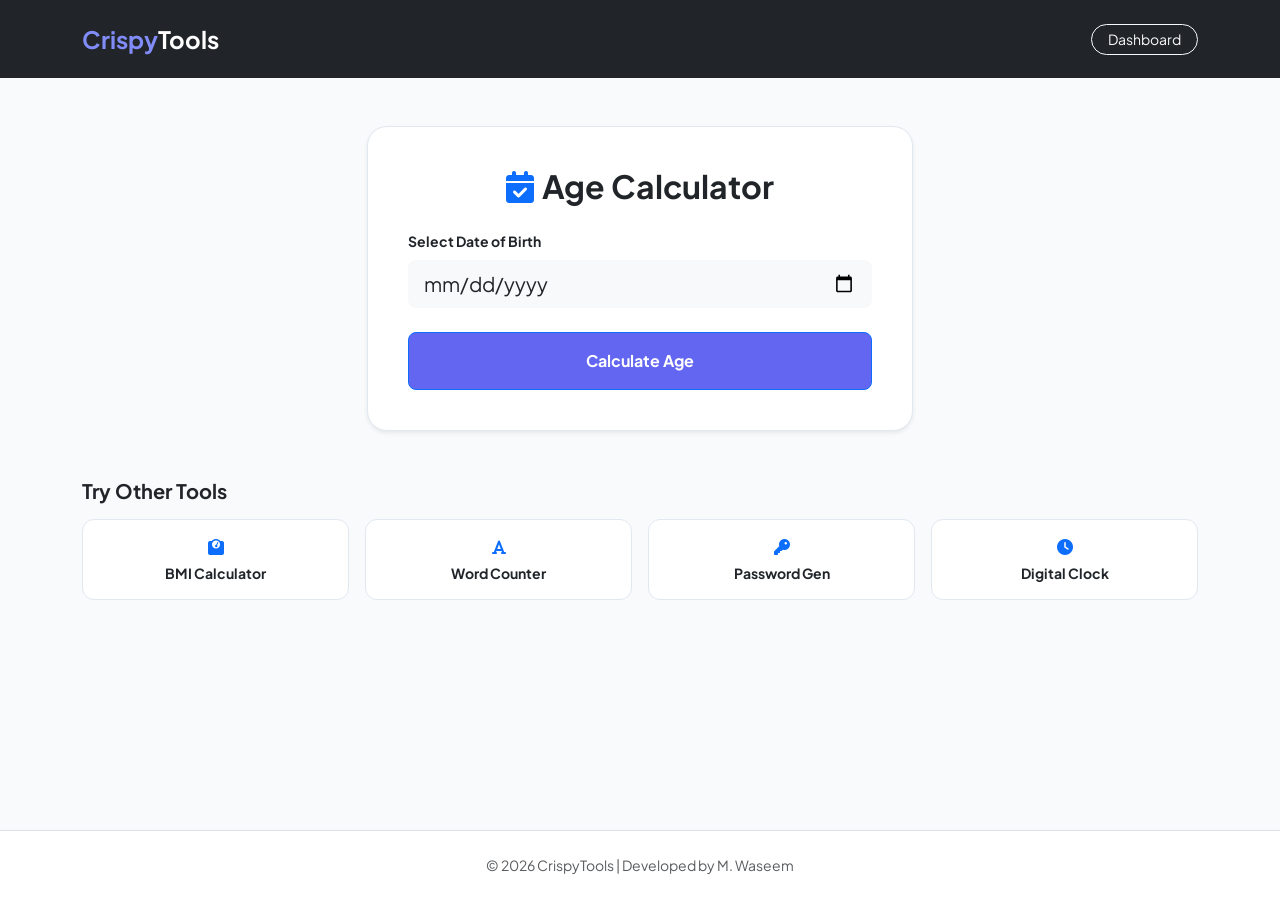
<file: tools/age.html>
<!DOCTYPE html>
<html lang="en">

<head>
    <meta charset="UTF-8">
    <meta name="viewport" content="width=device-width, initial-scale=1.0">
    <title>Age Calculator - CrispyTools</title>
    <link href="https://cdn.jsdelivr.net/npm/bootstrap@5.3.0/dist/css/bootstrap.min.css" rel="stylesheet">
    <link rel="stylesheet" href="https://cdnjs.cloudflare.com/ajax/libs/font-awesome/6.4.0/css/all.min.css">
    <link href="https://fonts.googleapis.com/css2?family=Plus+Jakarta+Sans:wght@400;600;700&display=swap"
        rel="stylesheet">
    <style>
        :root {
            --primary: #6366f1;
            --bg: #f8fafc;
        }

        body {
            font-family: 'Plus Jakarta Sans', sans-serif;
            background-color: var(--bg);
        }

        .tool-card {
            background: white;
            border-radius: 20px;
            border: 1px solid #e2e8f0;
            padding: 40px;
        }

        .mini-card {
            background: white;
            border-radius: 12px;
            padding: 15px;
            text-decoration: none;
            color: inherit;
            display: block;
            border: 1px solid #e2e8f0;
            transition: 0.2s;
        }

        .mini-card:hover {
            border-color: var(--primary);
            transform: translateY(-3px);
        }

        .result-box {
            background: #f1f5f9;
            border-radius: 15px;
            padding: 20px;
            margin-top: 25px;
            display: none;
        }
    </style>
</head>

<body class="d-flex flex-column min-vh-100">

    <nav class="navbar navbar-expand-lg navbar-dark bg-dark py-3">
        <div class="container">
            <a class="navbar-brand fw-bold fs-4" href="../index.html"><span
                    style="color: #818cf8;">Crispy</span>Tools</a>
            <div class="ms-auto"><a href="../index.html"
                    class="btn btn-outline-light btn-sm rounded-pill px-3">Dashboard</a></div>
        </div>
    </nav>

    <main class="container my-5 flex-grow-1">
        <div class="row justify-content-center">
            <div class="col-lg-6">
                <div class="tool-card shadow-sm">
                    <h2 class="fw-bold mb-4 text-center"><i class="fas fa-calendar-check text-primary me-2"></i>Age
                        Calculator</h2>

                    <div class="mb-4">
                        <label class="form-label small fw-bold">Select Date of Birth</label>
                        <input type="date" id="dob" class="form-control form-control-lg bg-light border-0">
                    </div>

                    <button class="btn btn-primary w-100 py-3 fw-bold rounded-3" style="background: var(--primary);"
                        onclick="calculateAge()">Calculate Age</button>

                    <div id="ageResult" class="result-box text-center">
                        <div class="h3 fw-bold text-primary mb-1" id="mainAge"></div>
                        <div class="text-muted small" id="detailAge"></div>
                    </div>
                </div>
            </div>
        </div>

        <div class="mt-5">
            <h5 class="fw-bold mb-3">Try Other Tools</h5>
            <div class="row g-3">
                <div class="col-md-3"><a href="bmi.html" class="mini-card text-center"><i
                            class="fas fa-weight mb-2 text-primary"></i>
                        <div class="small fw-bold">BMI Calculator</div>
                    </a></div>
                <div class="col-md-3"><a href="wordcount.html" class="mini-card text-center"><i
                            class="fas fa-font mb-2 text-primary"></i>
                        <div class="small fw-bold">Word Counter</div>
                    </a></div>
                <div class="col-md-3"><a href="passgen.html" class="mini-card text-center"><i
                            class="fas fa-key mb-2 text-primary"></i>
                        <div class="small fw-bold">Password Gen</div>
                    </a></div>
                <div class="col-md-3"><a href="clock.html" class="mini-card text-center"><i
                            class="fas fa-clock mb-2 text-primary"></i>
                        <div class="small fw-bold">Digital Clock</div>
                    </a></div>
            </div>
        </div>
    </main>

    <footer class="bg-white py-4 border-top mt-5">
        <div class="container text-center">
            <p class="mb-0 text-muted small">&copy; 2026 CrispyTools | Developed by M. Waseem</p>
        </div>
    </footer>

    <script>
        function calculateAge() {
            const birthDate = new Date(document.getElementById('dob').value);
            const today = new Date();
            const resBox = document.getElementById('ageResult');

            if (isNaN(birthDate)) return alert("Please select a valid date.");

            let years = today.getFullYear() - birthDate.getFullYear();
            let months = today.getMonth() - birthDate.getMonth();
            let days = today.getDate() - birthDate.getDate();

            if (days < 0) {
                months--;
                days += new Date(today.getFullYear(), today.getMonth(), 0).getDate();
            }
            if (months < 0) {
                years--;
                months += 12;
            }

            resBox.style.display = "block";
            document.getElementById('mainAge').innerText = `${years} Years Old`;
            document.getElementById('detailAge').innerText = `${months} Months and ${days} Days`;
        }
    </script>
</body>

</html>
</file>
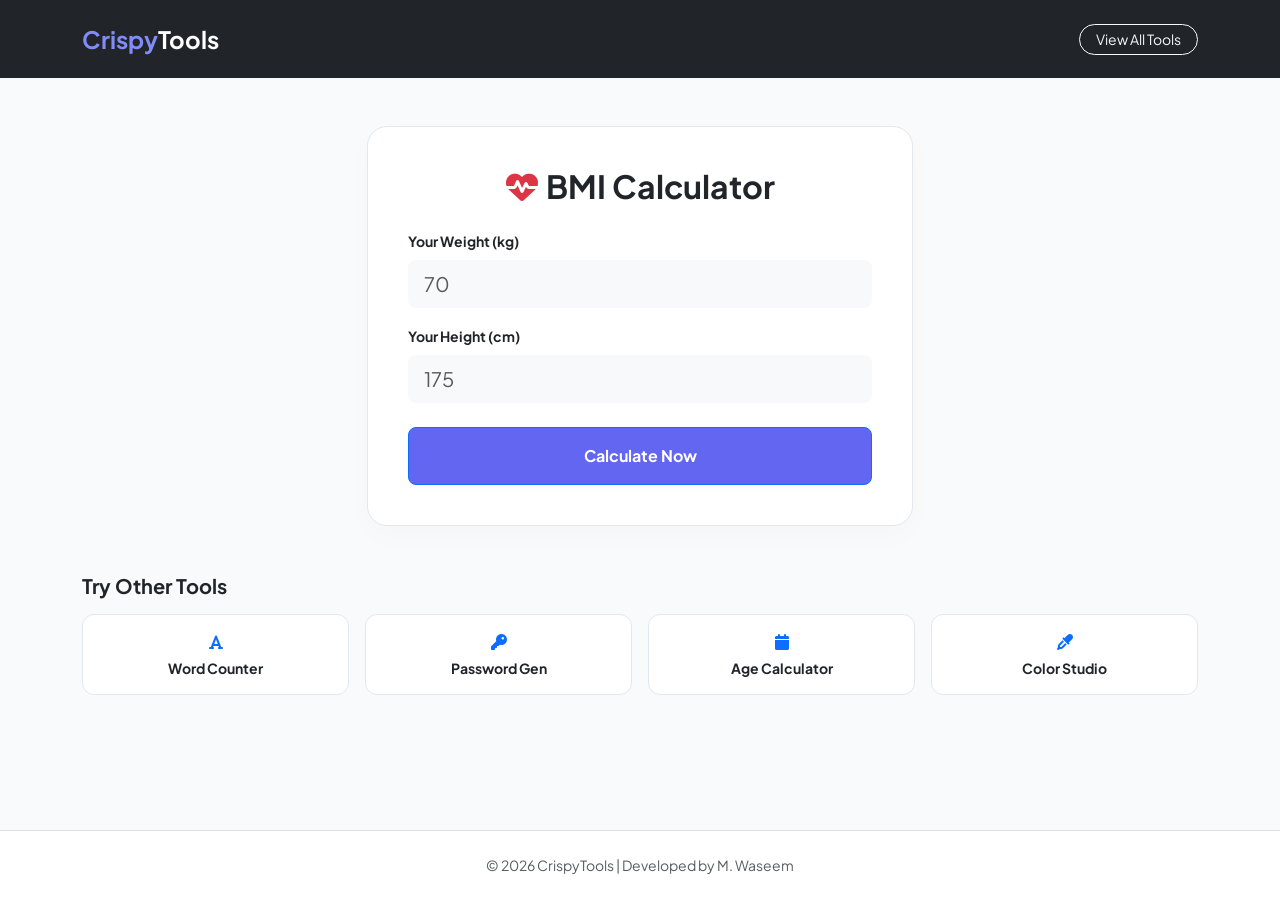
<file: tools/bmi.html>
<!DOCTYPE html>
<html lang="en">

<head>
    <meta charset="UTF-8">
    <meta name="viewport" content="width=device-width, initial-scale=1.0">
    <title>BMI Calculator - CrispyTools</title>
    <link href="https://cdn.jsdelivr.net/npm/bootstrap@5.3.0/dist/css/bootstrap.min.css" rel="stylesheet">
    <link rel="stylesheet" href="https://cdnjs.cloudflare.com/ajax/libs/font-awesome/6.4.0/css/all.min.css">
    <link href="https://fonts.googleapis.com/css2?family=Plus+Jakarta+Sans:wght@400;600;700&display=swap"
        rel="stylesheet">
    <style>
        :root {
            --primary: #6366f1;
            --bg: #f8fafc;
        }

        body {
            font-family: 'Plus Jakarta Sans', sans-serif;
            background-color: var(--bg);
        }

        .tool-card {
            background: white;
            border-radius: 20px;
            border: 1px solid #e2e8f0;
            padding: 40px;
            box-shadow: 0 10px 30px rgba(0, 0, 0, 0.02);
        }

        .mini-card {
            background: white;
            border-radius: 12px;
            padding: 15px;
            text-decoration: none;
            color: inherit;
            display: block;
            border: 1px solid #e2e8f0;
            transition: 0.2s;
        }

        .mini-card:hover {
            border-color: var(--primary);
            transform: translateY(-3px);
        }

        .result-display {
            display: none;
            margin-top: 20px;
            padding: 20px;
            border-radius: 15px;
            font-weight: 600;
            text-align: center;
        }
    </style>
</head>

<body class="d-flex flex-column min-vh-100">

    <nav class="navbar navbar-expand-lg navbar-dark bg-dark py-3">
        <div class="container">
            <a class="navbar-brand fw-bold fs-4" href="../index.html">
                <span style="color: #818cf8;">Crispy</span>Tools
            </a>
            <div class="ms-auto">
                <a href="../index.html" class="btn btn-outline-light btn-sm rounded-pill px-3">View All Tools</a>
            </div>
        </div>
    </nav>

    <main class="container my-5 flex-grow-1">
        <div class="row justify-content-center">
            <div class="col-lg-6">
                <div class="tool-card">
                    <h2 class="fw-bold mb-4 text-center"><i class="fas fa-heartbeat text-danger me-2"></i>BMI Calculator
                    </h2>

                    <div class="mb-3">
                        <label class="form-label small fw-bold">Your Weight (kg)</label>
                        <input type="number" id="weight" class="form-control form-control-lg bg-light border-0"
                            placeholder="70">
                    </div>
                    <div class="mb-4">
                        <label class="form-label small fw-bold">Your Height (cm)</label>
                        <input type="number" id="height" class="form-control form-control-lg bg-light border-0"
                            placeholder="175">
                    </div>

                    <button class="btn btn-primary w-100 py-3 fw-bold rounded-3" style="background: var(--primary);"
                        onclick="calcBMI()">Calculate Now</button>

                    <div id="result" class="result-display"></div>
                </div>
            </div>
        </div>

        <div class="mt-5">
            <h5 class="fw-bold mb-3">Try Other Tools</h5>
            <div class="row g-3">
                <div class="col-md-3">
                    <a href="wordcount.html" class="mini-card text-center">
                        <i class="fas fa-font mb-2 text-primary"></i>
                        <div class="small fw-bold">Word Counter</div>
                    </a>
                </div>
                <div class="col-md-3">
                    <a href="passgen.html" class="mini-card text-center">
                        <i class="fas fa-key mb-2 text-primary"></i>
                        <div class="small fw-bold">Password Gen</div>
                    </a>
                </div>
                <div class="col-md-3">
                    <a href="age.html" class="mini-card text-center">
                        <i class="fas fa-calendar mb-2 text-primary"></i>
                        <div class="small fw-bold">Age Calculator</div>
                    </a>
                </div>
                <div class="col-md-3">
                    <a href="color.html" class="mini-card text-center">
                        <i class="fas fa-eye-dropper mb-2 text-primary"></i>
                        <div class="small fw-bold">Color Studio</div>
                    </a>
                </div>
            </div>
        </div>
    </main>

    <footer class="bg-white py-4 border-top mt-5">
        <div class="container text-center">
            <p class="mb-0 text-muted small">&copy; 2026 CrispyTools | Developed by M. Waseem</p>
        </div>
    </footer>

    <script>
        function calcBMI() {
            const w = document.getElementById('weight').value;
            const h = document.getElementById('height').value / 100;
            const res = document.getElementById('result');
            if (w > 0 && h > 0) {
                const bmi = (w / (h * h)).toFixed(1);
                res.style.display = "block";
                let category = bmi < 18.5 ? "Underweight" : bmi < 25 ? "Healthy" : "Overweight";
                let color = bmi < 18.5 ? "#fef3c7" : bmi < 25 ? "#dcfce7" : "#fee2e2";
                res.style.backgroundColor = color;
                res.innerHTML = `Your BMI is ${bmi} (${category})`;
            }
        }
    </script>
</body>

</html>
</file>
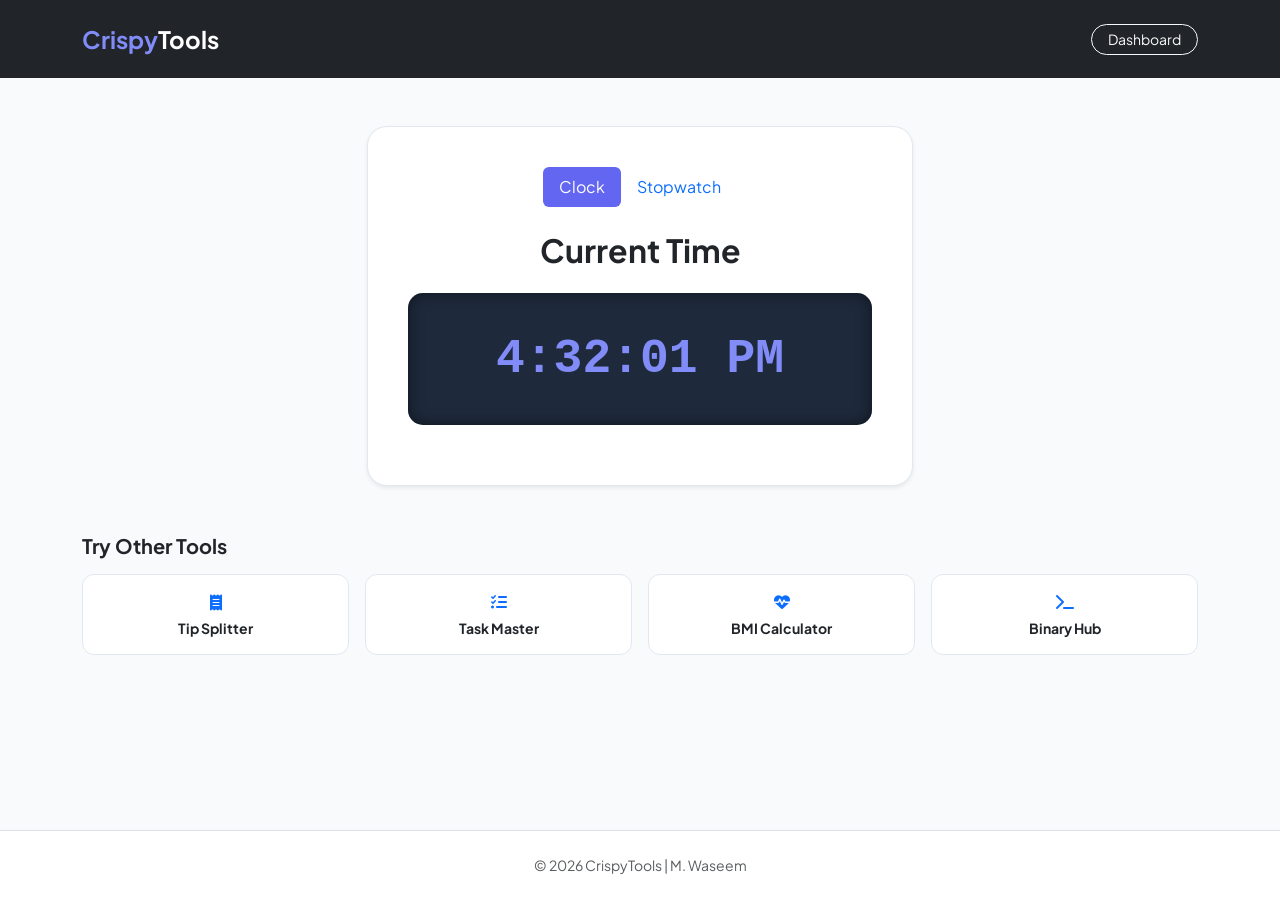
<file: tools/clock.html>
<!DOCTYPE html>
<html lang="en">

<head>
    <meta charset="UTF-8">
    <meta name="viewport" content="width=device-width, initial-scale=1.0">
    <title>Clock & Timer - CrispyTools</title>
    <link href="https://cdn.jsdelivr.net/npm/bootstrap@5.3.0/dist/css/bootstrap.min.css" rel="stylesheet">
    <link rel="stylesheet" href="https://cdnjs.cloudflare.com/ajax/libs/font-awesome/6.4.0/css/all.min.css">
    <link href="https://fonts.googleapis.com/css2?family=Plus+Jakarta+Sans:wght@400;600;700&display=swap"
        rel="stylesheet">
    <style>
        :root {
            --primary: #6366f1;
            --bg: #f8fafc;
        }

        body {
            font-family: 'Plus Jakarta Sans', sans-serif;
            background-color: var(--bg);
        }

        .tool-card {
            background: white;
            border-radius: 20px;
            border: 1px solid #e2e8f0;
            padding: 40px;
        }

        .display-screen {
            background: #1e293b;
            color: #818cf8;
            padding: 30px;
            border-radius: 15px;
            font-family: 'Courier New', Courier, monospace;
            font-weight: bold;
            font-size: 3rem;
            text-align: center;
            box-shadow: inset 0 0 15px rgba(0, 0, 0, 0.5);
            margin-bottom: 20px;
        }

        .nav-pills .nav-link.active {
            background-color: var(--primary);
        }

        .mini-card {
            background: white;
            border-radius: 12px;
            padding: 15px;
            text-decoration: none;
            color: inherit;
            display: block;
            border: 1px solid #e2e8f0;
            transition: 0.2s;
        }

        .mini-card:hover {
            border-color: var(--primary);
            transform: translateY(-3px);
        }
    </style>
</head>

<body class="d-flex flex-column min-vh-100">

    <nav class="navbar navbar-expand-lg navbar-dark bg-dark py-3">
        <div class="container">
            <a class="navbar-brand fw-bold fs-4" href="../index.html"><span
                    style="color: #818cf8;">Crispy</span>Tools</a>
            <div class="ms-auto"><a href="../index.html"
                    class="btn btn-outline-light btn-sm rounded-pill px-3">Dashboard</a></div>
        </div>
    </nav>

    <main class="container my-5 flex-grow-1">
        <div class="row justify-content-center">
            <div class="col-lg-6">
                <div class="tool-card shadow-sm text-center">
                    <ul class="nav nav-pills justify-content-center mb-4" id="pills-tab">
                        <li class="nav-item"><button class="nav-link active" data-bs-toggle="pill"
                                data-bs-target="#clock-tab">Clock</button></li>
                        <li class="nav-item"><button class="nav-link" data-bs-toggle="pill"
                                data-bs-target="#timer-tab">Stopwatch</button></li>
                    </ul>

                    <div class="tab-content">
                        <div class="tab-pane fade show active" id="clock-tab">
                            <h2 class="fw-bold mb-4">Current Time</h2>
                            <div id="clockDisplay" class="display-screen">00:00:00</div>
                        </div>

                        <div class="tab-pane fade" id="timer-tab">
                            <h2 class="fw-bold mb-4">Stopwatch</h2>
                            <div id="stopwatchDisplay" class="display-screen">00:00:00</div>
                            <div class="d-flex gap-2">
                                <button class="btn btn-success flex-grow-1" onclick="startStopwatch()">Start</button>
                                <button class="btn btn-warning flex-grow-1" onclick="pauseStopwatch()">Pause</button>
                                <button class="btn btn-danger flex-grow-1" onclick="resetStopwatch()">Reset</button>
                            </div>
                        </div>
                    </div>
                </div>
            </div>
        </div>

        <div class="mt-5">
            <h5 class="fw-bold mb-3">Try Other Tools</h5>
            <div class="row g-3">
                <div class="col-md-3"><a href="tips.html" class="mini-card text-center"><i
                            class="fas fa-receipt mb-2 text-primary"></i>
                        <div class="small fw-bold">Tip Splitter</div>
                    </a></div>
                <div class="col-md-3"><a href="todo.html" class="mini-card text-center"><i
                            class="fas fa-tasks mb-2 text-primary"></i>
                        <div class="small fw-bold">Task Master</div>
                    </a></div>
                <div class="col-md-3"><a href="bmi.html" class="mini-card text-center"><i
                            class="fas fa-heartbeat mb-2 text-primary"></i>
                        <div class="small fw-bold">BMI Calculator</div>
                    </a></div>
                <div class="col-md-3"><a href="base.html" class="mini-card text-center"><i
                            class="fas fa-terminal mb-2 text-primary"></i>
                        <div class="small fw-bold">Binary Hub</div>
                    </a></div>
            </div>
        </div>
    </main>

    <footer class="bg-white py-4 border-top mt-auto text-center">
        <p class="mb-0 text-muted small">&copy; 2026 CrispyTools | M. Waseem</p>
    </footer>

    <script>
        // Clock Logic
        setInterval(() => {
            const now = new Date();
            document.getElementById('clockDisplay').innerText = now.toLocaleTimeString();
        }, 1000);

        // Stopwatch Logic
        let timer;
        let seconds = 0;
        function startStopwatch() {
            if (timer) return;
            timer = setInterval(() => {
                seconds++;
                let hrs = Math.floor(seconds / 3600);
                let mins = Math.floor((seconds - hrs * 3600) / 60);
                let secs = seconds % 60;
                document.getElementById('stopwatchDisplay').innerText =
                    `${hrs.toString().padStart(2, '0')}:${mins.toString().padStart(2, '0')}:${secs.toString().padStart(2, '0')}`;
            }, 1000);
        }
        function pauseStopwatch() { clearInterval(timer); timer = null; }
        function resetStopwatch() { pauseStopwatch(); seconds = 0; document.getElementById('stopwatchDisplay').innerText = "00:00:00"; }
    </script>
    <script src="https://cdn.jsdelivr.net/npm/bootstrap@5.3.0/dist/js/bootstrap.bundle.min.js"></script>
</body>

</html>
</file>
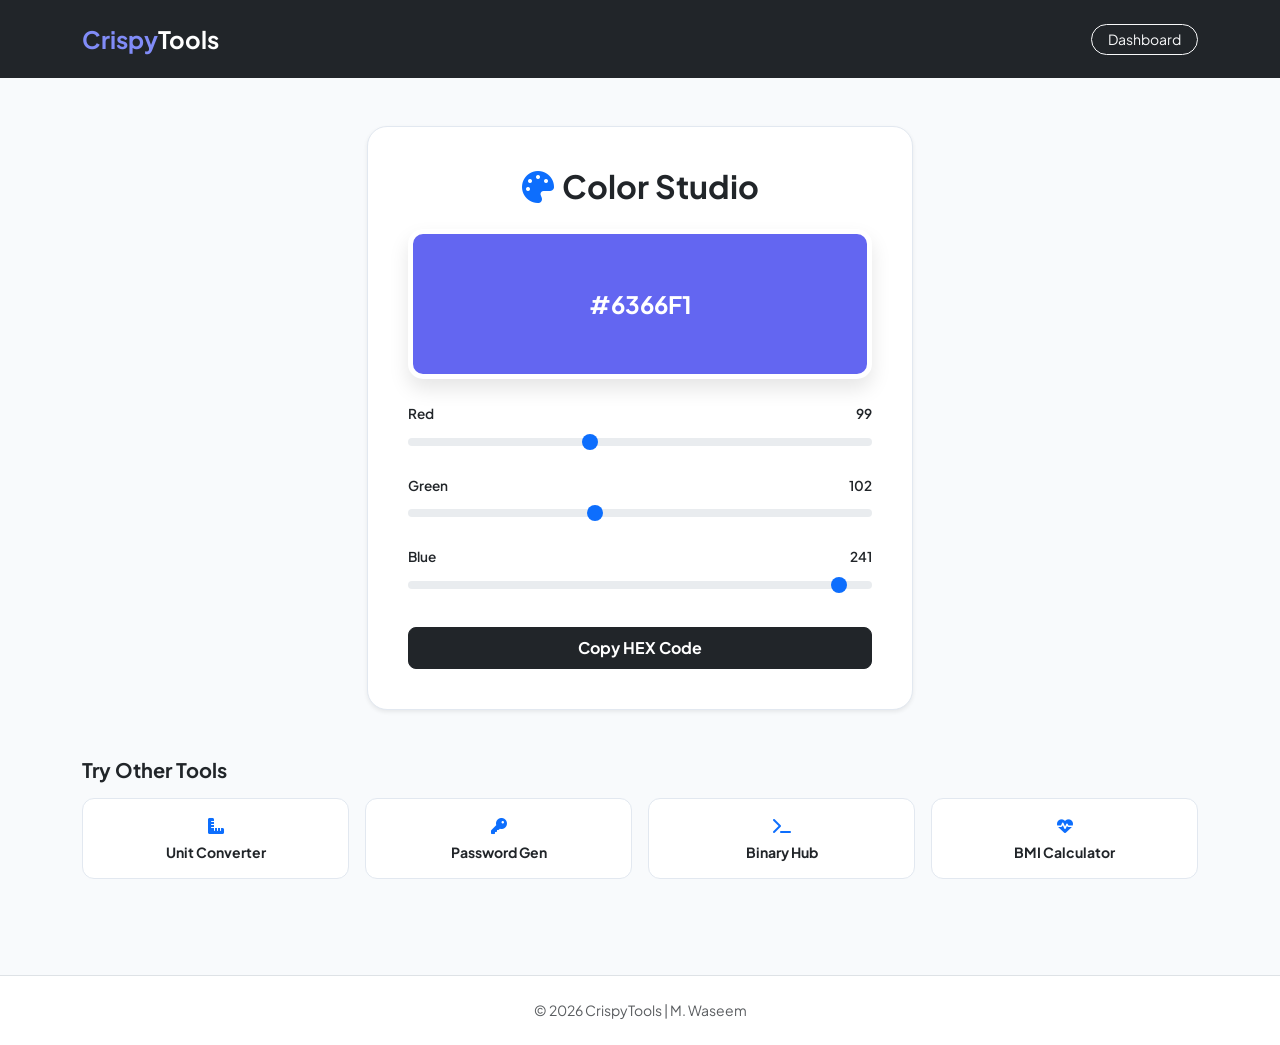
<file: tools/color.html>
<!DOCTYPE html>
<html lang="en">

<head>
    <meta charset="UTF-8">
    <meta name="viewport" content="width=device-width, initial-scale=1.0">
    <title>Color Studio - CrispyTools</title>
    <link href="https://cdn.jsdelivr.net/npm/bootstrap@5.3.0/dist/css/bootstrap.min.css" rel="stylesheet">
    <link rel="stylesheet" href="https://cdnjs.cloudflare.com/ajax/libs/font-awesome/6.4.0/css/all.min.css">
    <link href="https://fonts.googleapis.com/css2?family=Plus+Jakarta+Sans:wght@400;600;700&display=swap"
        rel="stylesheet">
    <style>
        :root {
            --primary: #6366f1;
            --bg: #f8fafc;
        }

        body {
            font-family: 'Plus Jakarta Sans', sans-serif;
            background-color: var(--bg);
        }

        .tool-card {
            background: white;
            border-radius: 20px;
            border: 1px solid #e2e8f0;
            padding: 40px;
        }

        .color-preview {
            height: 150px;
            border-radius: 15px;
            margin-bottom: 25px;
            border: 5px solid white;
            box-shadow: 0 10px 20px rgba(0, 0, 0, 0.1);
            transition: 0.2s;
            display: flex;
            align-items: center;
            justify-content: center;
            font-weight: bold;
            font-size: 1.5rem;
        }

        .slider-label {
            display: flex;
            justify-content: space-between;
            font-weight: 600;
            font-size: 0.85rem;
            margin-bottom: 5px;
        }

        .mini-card {
            background: white;
            border-radius: 12px;
            padding: 15px;
            text-decoration: none;
            color: inherit;
            display: block;
            border: 1px solid #e2e8f0;
            transition: 0.2s;
        }

        .mini-card:hover {
            border-color: var(--primary);
            transform: translateY(-3px);
        }
    </style>
</head>

<body class="d-flex flex-column min-vh-100">

    <nav class="navbar navbar-expand-lg navbar-dark bg-dark py-3">
        <div class="container">
            <a class="navbar-brand fw-bold fs-4" href="../index.html"><span
                    style="color: #818cf8;">Crispy</span>Tools</a>
            <div class="ms-auto"><a href="../index.html"
                    class="btn btn-outline-light btn-sm rounded-pill px-3">Dashboard</a></div>
        </div>
    </nav>

    <main class="container my-5 flex-grow-1">
        <div class="row justify-content-center">
            <div class="col-lg-6">
                <div class="tool-card shadow-sm">
                    <h2 class="fw-bold mb-4 text-center"><i class="fas fa-palette text-primary me-2"></i>Color Studio
                    </h2>

                    <div id="preview" class="color-preview" style="background-color: rgb(99, 102, 241); color: white;">
                        #6366F1</div>

                    <div class="mb-3">
                        <div class="slider-label"><span>Red</span><span id="rv">99</span></div>
                        <input type="range" class="form-range" id="r" min="0" max="255" value="99"
                            oninput="updateColor()">
                    </div>
                    <div class="mb-3">
                        <div class="slider-label"><span>Green</span><span id="gv">102</span></div>
                        <input type="range" class="form-range" id="g" min="0" max="255" value="102"
                            oninput="updateColor()">
                    </div>
                    <div class="mb-4">
                        <div class="slider-label"><span>Blue</span><span id="bv">241</span></div>
                        <input type="range" class="form-range" id="b" min="0" max="255" value="241"
                            oninput="updateColor()">
                    </div>

                    <button class="btn btn-dark w-100 py-2 fw-bold rounded-3" onclick="copyHex()">Copy HEX Code</button>
                </div>
            </div>
        </div>

        <div class="mt-5">
            <h5 class="fw-bold mb-3">Try Other Tools</h5>
            <div class="row g-3">
                <div class="col-md-3"><a href="unit.html" class="mini-card text-center"><i
                            class="fas fa-ruler-combined mb-2 text-primary"></i>
                        <div class="small fw-bold">Unit Converter</div>
                    </a></div>
                <div class="col-md-3"><a href="passgen.html" class="mini-card text-center"><i
                            class="fas fa-key mb-2 text-primary"></i>
                        <div class="small fw-bold">Password Gen</div>
                    </a></div>
                <div class="col-md-3"><a href="base.html" class="mini-card text-center"><i
                            class="fas fa-terminal mb-2 text-primary"></i>
                        <div class="small fw-bold">Binary Hub</div>
                    </a></div>
                <div class="col-md-3"><a href="bmi.html" class="mini-card text-center"><i
                            class="fas fa-heartbeat mb-2 text-primary"></i>
                        <div class="small fw-bold">BMI Calculator</div>
                    </a></div>
            </div>
        </div>
    </main>

    <footer class="bg-white py-4 border-top mt-5">
        <div class="container text-center">
            <p class="mb-0 text-muted small">&copy; 2026 CrispyTools | M. Waseem</p>
        </div>
    </footer>

    <script>
        function updateColor() {
            const r = document.getElementById('r').value;
            const g = document.getElementById('g').value;
            const b = document.getElementById('b').value;

            document.getElementById('rv').innerText = r;
            document.getElementById('gv').innerText = g;
            document.getElementById('bv').innerText = b;

            const hex = "#" + ((1 << 24) + (+r << 16) + (+g << 8) + +b).toString(16).slice(1).toUpperCase();
            const preview = document.getElementById('preview');
            preview.style.backgroundColor = `rgb(${r},${g},${b})`;
            preview.innerText = hex;

            // Contrast logic: make text dark if background is light
            const brightness = (r * 299 + g * 587 + b * 114) / 1000;
            preview.style.color = brightness > 125 ? 'black' : 'white';
        }

        function copyHex() {
            navigator.clipboard.writeText(document.getElementById('preview').innerText);
            alert("Hex code copied!");
        }
    </script>
</body>

</html>
</file>
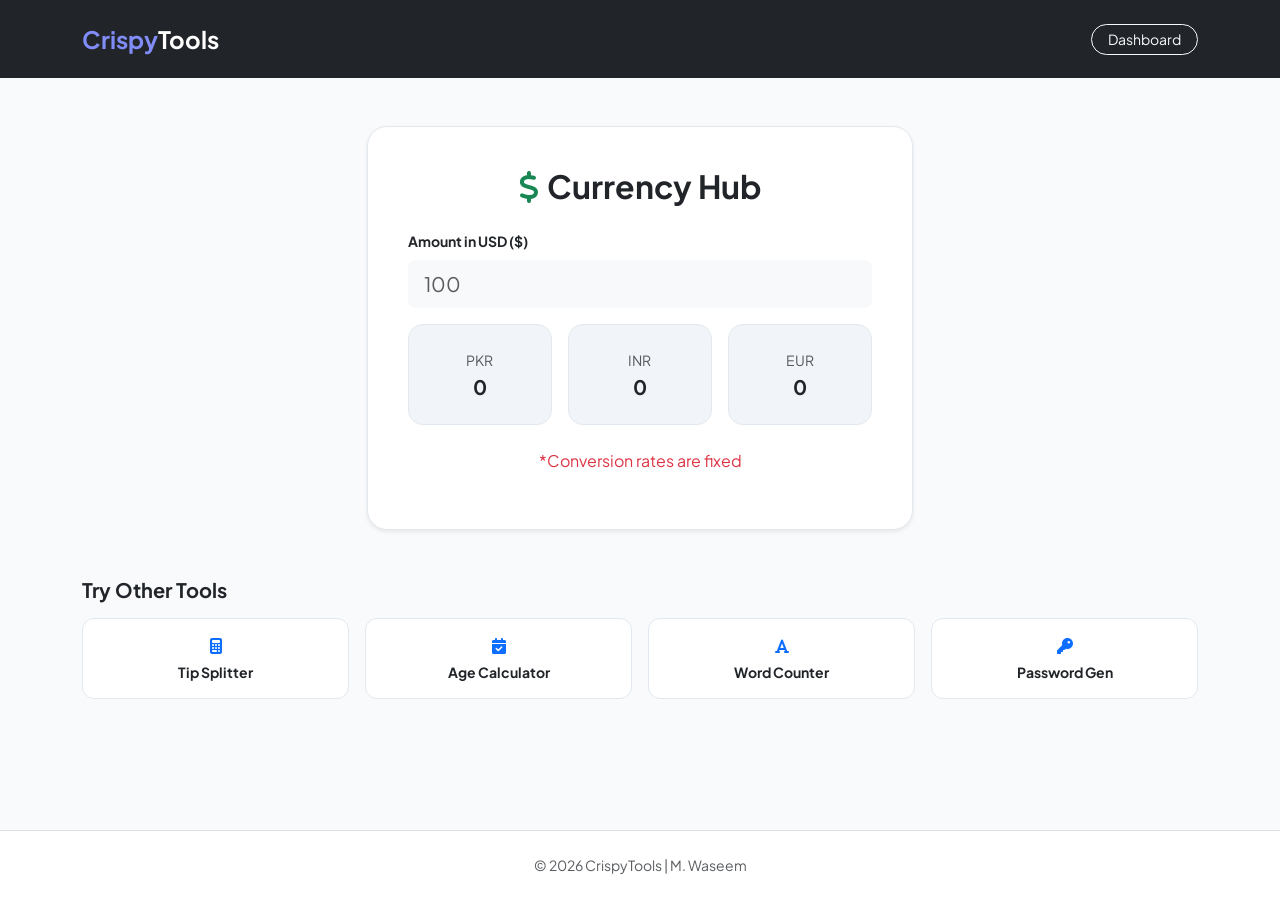
<file: tools/currency.html>
<!DOCTYPE html>
<html lang="en">

<head>
    <meta charset="UTF-8">
    <meta name="viewport" content="width=device-width, initial-scale=1.0">
    <title>Currency Hub - CrispyTools</title>
    <link href="https://cdn.jsdelivr.net/npm/bootstrap@5.3.0/dist/css/bootstrap.min.css" rel="stylesheet">
    <link rel="stylesheet" href="https://cdnjs.cloudflare.com/ajax/libs/font-awesome/6.4.0/css/all.min.css">
    <link href="https://fonts.googleapis.com/css2?family=Plus+Jakarta+Sans:wght@400;600;700&display=swap"
        rel="stylesheet">
    <style>
        :root {
            --primary: #6366f1;
            --bg: #f8fafc;
        }

        body {
            font-family: 'Plus Jakarta Sans', sans-serif;
            background-color: var(--bg);
        }

        .tool-card {
            background: white;
            border-radius: 20px;
            border: 1px solid #e2e8f0;
            padding: 40px;
        }

        .amount-card {
            background: #f1f5f9;
            padding: 25px;
            border-radius: 15px;
            text-align: center;
            border: 1px solid #e2e8f0;
        }

        .mini-card {
            background: white;
            border-radius: 12px;
            padding: 15px;
            text-decoration: none;
            color: inherit;
            display: block;
            border: 1px solid #e2e8f0;
            transition: 0.2s;
        }
    </style>
</head>

<body class="d-flex flex-column min-vh-100">

    <nav class="navbar navbar-expand-lg navbar-dark bg-dark py-3">
        <div class="container">
            <a class="navbar-brand fw-bold fs-4" href="../index.html"><span
                    style="color: #818cf8;">Crispy</span>Tools</a>
            <div class="ms-auto"><a href="../index.html"
                    class="btn btn-outline-light btn-sm rounded-pill px-3">Dashboard</a></div>
        </div>
    </nav>

    <main class="container my-5 flex-grow-1">
        <div class="row justify-content-center">
            <div class="col-lg-6">
                <div class="tool-card shadow-sm">
                    <h2 class="fw-bold mb-4 text-center"><i class="fas fa-dollar-sign text-success me-2"></i>Currency
                        Hub</h2>

                    <div class="mb-3">
                        <label class="form-label small fw-bold">Amount in USD ($)</label>
                        <input type="number" id="usdInput" class="form-control form-control-lg bg-light border-0"
                            placeholder="100" oninput="convert()">
                    </div>

                    <div class="row g-3 mb-4">
                        <div class="col-md-4">
                            <div class="amount-card">
                                <div class="small text-muted mb-1">PKR</div>
                                <div class="fw-bold h5 mb-0" id="pkr">0</div>
                            </div>
                        </div>
                        <div class="col-md-4">
                            <div class="amount-card">
                                <div class="small text-muted mb-1">INR</div>
                                <div class="fw-bold h5 mb-0" id="inr">0</div>
                            </div>
                        </div>
                        <div class="col-md-4">
                            <div class="amount-card">
                                <div class="small text-muted mb-1">EUR</div>
                                <div class="fw-bold h5 mb-0" id="eur">0</div>
                            </div>
                        </div>
                    </div>
                    <p class="text-center text-danger x-small">*Conversion rates are fixed </p>
                </div>
            </div>
        </div>

        <div class="mt-5">
            <h5 class="fw-bold mb-3">Try Other Tools</h5>
            <div class="row g-3">
                <div class="col-md-3"><a href="tips.html" class="mini-card text-center"><i
                            class="fas fa-calculator mb-2 text-primary"></i>
                        <div class="small fw-bold">Tip Splitter</div>
                    </a></div>
                <div class="col-md-3"><a href="age.html" class="mini-card text-center"><i
                            class="fas fa-calendar-check mb-2 text-primary"></i>
                        <div class="small fw-bold">Age Calculator</div>
                    </a></div>
                <div class="col-md-3"><a href="wordcount.html" class="mini-card text-center"><i
                            class="fas fa-font mb-2 text-primary"></i>
                        <div class="small fw-bold">Word Counter</div>
                    </a></div>
                <div class="col-md-3"><a href="passgen.html" class="mini-card text-center"><i
                            class="fas fa-key mb-2 text-primary"></i>
                        <div class="small fw-bold">Password Gen</div>
                    </a></div>
            </div>
        </div>
    </main>

    <footer class="bg-white py-4 border-top mt-auto text-center small text-muted">&copy; 2026 CrispyTools | M. Waseem
    </footer>

    <script>
        function convert() {
            const usd = parseFloat(document.getElementById('usdInput').value);
            if (isNaN(usd)) return;

            // Static rates for demonstration
            document.getElementById('pkr').innerText = (usd * 278.50).toFixed(0);
            document.getElementById('inr').innerText = (usd * 83.30).toFixed(0);
            document.getElementById('eur').innerText = (usd * 0.92).toFixed(2);
        }
    </script>
</body>

</html>
</file>
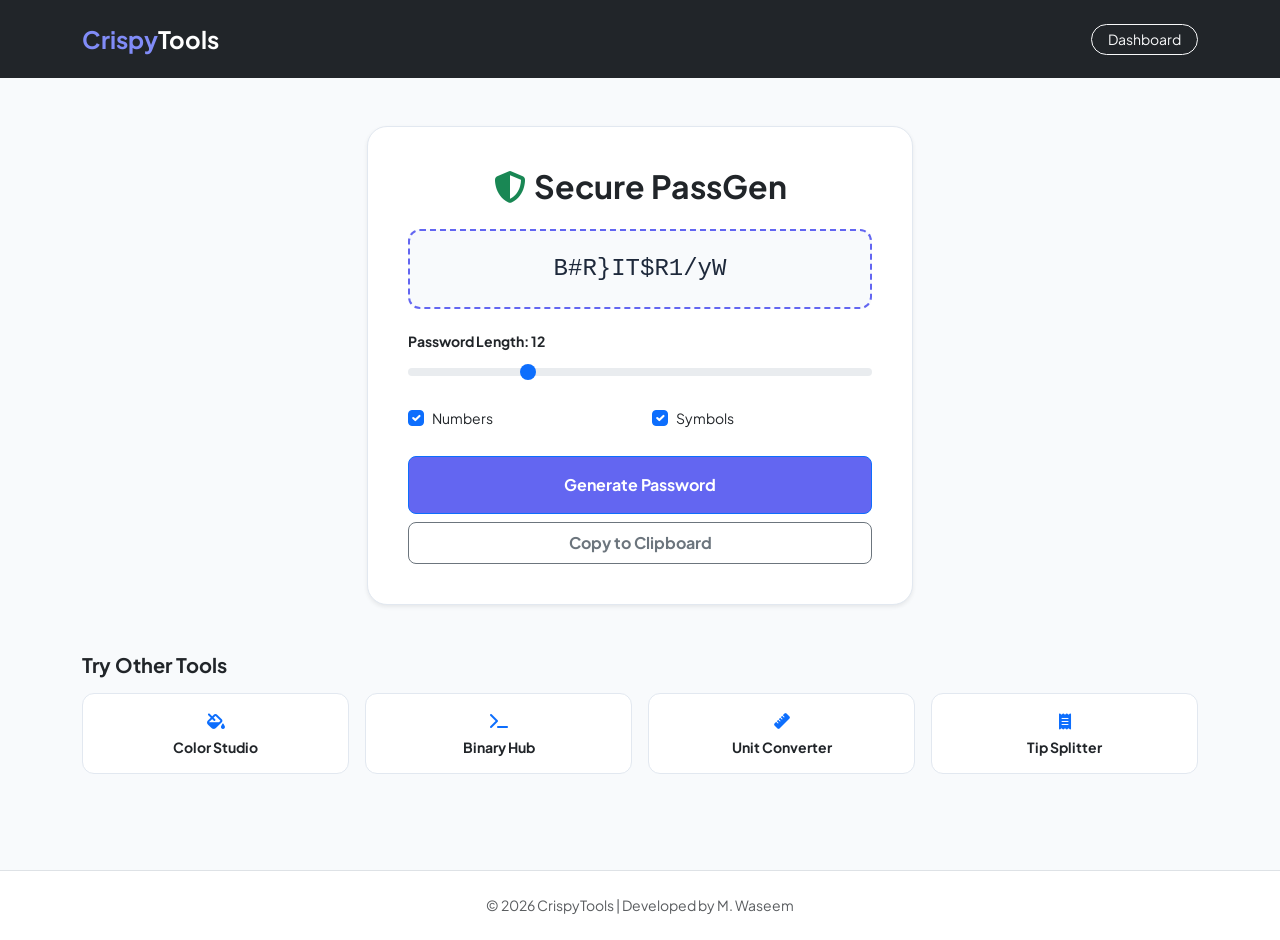
<file: tools/passgen.html>
<!DOCTYPE html>
<html lang="en">

<head>
    <meta charset="UTF-8">
    <meta name="viewport" content="width=device-width, initial-scale=1.0">
    <title>Password Generator - CrispyTools</title>
    <link href="https://cdn.jsdelivr.net/npm/bootstrap@5.3.0/dist/css/bootstrap.min.css" rel="stylesheet">
    <link rel="stylesheet" href="https://cdnjs.cloudflare.com/ajax/libs/font-awesome/6.4.0/css/all.min.css">
    <link href="https://fonts.googleapis.com/css2?family=Plus+Jakarta+Sans:wght@400;600;700&display=swap"
        rel="stylesheet">
    <style>
        :root {
            --primary: #6366f1;
            --bg: #f8fafc;
        }

        body {
            font-family: 'Plus Jakarta Sans', sans-serif;
            background-color: var(--bg);
        }

        .tool-card {
            background: white;
            border-radius: 20px;
            border: 1px solid #e2e8f0;
            padding: 40px;
        }

        .pass-display {
            background: #f8fafc;
            border: 2px dashed #6366f1;
            padding: 20px;
            border-radius: 12px;
            font-family: monospace;
            font-size: 1.5rem;
            word-break: break-all;
            margin-bottom: 20px;
            color: #1e293b;
            position: relative;
        }

        .mini-card {
            background: white;
            border-radius: 12px;
            padding: 15px;
            text-decoration: none;
            color: inherit;
            display: block;
            border: 1px solid #e2e8f0;
            transition: 0.2s;
        }

        .mini-card:hover {
            border-color: var(--primary);
            transform: translateY(-3px);
        }
    </style>
</head>

<body class="d-flex flex-column min-vh-100">

    <nav class="navbar navbar-expand-lg navbar-dark bg-dark py-3">
        <div class="container">
            <a class="navbar-brand fw-bold fs-4" href="../index.html"><span
                    style="color: #818cf8;">Crispy</span>Tools</a>
            <div class="ms-auto"><a href="../index.html"
                    class="btn btn-outline-light btn-sm rounded-pill px-3">Dashboard</a></div>
        </div>
    </nav>

    <main class="container my-5 flex-grow-1">
        <div class="row justify-content-center">
            <div class="col-lg-6">
                <div class="tool-card shadow-sm">
                    <h2 class="fw-bold mb-4 text-center"><i class="fas fa-shield-alt text-success me-2"></i>Secure
                        PassGen</h2>

                    <div id="output" class="pass-display text-center">P@ssword123</div>

                    <div class="mb-3">
                        <label class="form-label small fw-bold">Password Length: <span id="lenVal">12</span></label>
                        <input type="range" class="form-range" id="length" min="6" max="30" value="12"
                            oninput="document.getElementById('lenVal').innerText = this.value">
                    </div>

                    <div class="row mb-4">
                        <div class="col-6">
                            <div class="form-check"><input class="form-check-input" type="checkbox" id="nums"
                                    checked><label class="form-check-label small">Numbers</label></div>
                        </div>
                        <div class="col-6">
                            <div class="form-check"><input class="form-check-input" type="checkbox" id="syms"
                                    checked><label class="form-check-label small">Symbols</label></div>
                        </div>
                    </div>

                    <button class="btn btn-primary w-100 py-3 fw-bold rounded-3 mb-2"
                        style="background: var(--primary);" onclick="generate()">Generate Password</button>
                    <button class="btn btn-outline-secondary w-100 py-2 fw-bold rounded-3" onclick="copyPass()">Copy to
                        Clipboard</button>
                </div>
            </div>
        </div>

        <div class="mt-5">
            <h5 class="fw-bold mb-3">Try Other Tools</h5>
            <div class="row g-3">
                <div class="col-md-3"><a href="color.html" class="mini-card text-center"><i
                            class="fas fa-fill-drip mb-2 text-primary"></i>
                        <div class="small fw-bold">Color Studio</div>
                    </a></div>
                <div class="col-md-3"><a href="base.html" class="mini-card text-center"><i
                            class="fas fa-terminal mb-2 text-primary"></i>
                        <div class="small fw-bold">Binary Hub</div>
                    </a></div>
                <div class="col-md-3"><a href="unit.html" class="mini-card text-center"><i
                            class="fas fa-ruler mb-2 text-primary"></i>
                        <div class="small fw-bold">Unit Converter</div>
                    </a></div>
                <div class="col-md-3"><a href="tips.html" class="mini-card text-center"><i
                            class="fas fa-receipt mb-2 text-primary"></i>
                        <div class="small fw-bold">Tip Splitter</div>
                    </a></div>
            </div>
        </div>
    </main>

    <footer class="bg-white py-4 border-top mt-5">
        <div class="container text-center">
            <p class="mb-0 text-muted small">&copy; 2026 CrispyTools | Developed by M. Waseem</p>
        </div>
    </footer>

    <script>
        function generate() {
            const len = document.getElementById('length').value;
            const hasNum = document.getElementById('nums').checked;
            const hasSym = document.getElementById('syms').checked;

            let charset = "abcdefghijklmnopqrstuvwxyzABCDEFGHIJKLMNOPQRSTUVWXYZ";
            if (hasNum) charset += "0123456789";
            if (hasSym) charset += "!@#$%^&*()_+~`|}{[]:;?><,./-=";

            let retVal = "";
            for (let i = 0; i < len; ++i) {
                retVal += charset.charAt(Math.floor(Math.random() * charset.length));
            }
            document.getElementById('output').innerText = retVal;
        }

        function copyPass() {
            const text = document.getElementById('output').innerText;
            navigator.clipboard.writeText(text);
            alert("Password copied to clipboard!");
        }

        // Run once on load
        generate();
    </script>
</body>

</html>
</file>
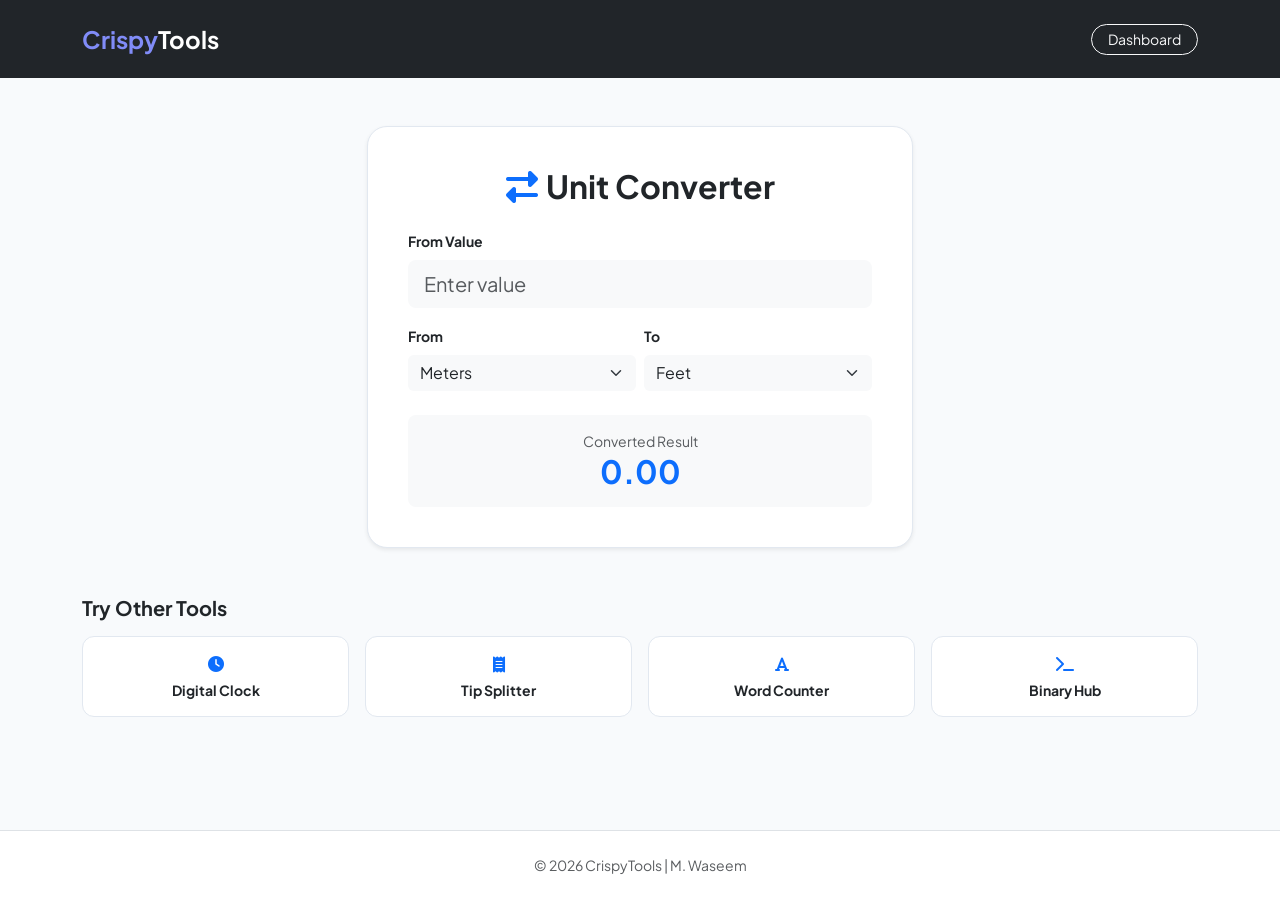
<file: tools/unit.html>
<!DOCTYPE html>
<html lang="en">

<head>
    <meta charset="UTF-8">
    <meta name="viewport" content="width=device-width, initial-scale=1.0">
    <title>Unit Converter - CrispyTools</title>
    <link href="https://cdn.jsdelivr.net/npm/bootstrap@5.3.0/dist/css/bootstrap.min.css" rel="stylesheet">
    <link rel="stylesheet" href="https://cdnjs.cloudflare.com/ajax/libs/font-awesome/6.4.0/css/all.min.css">
    <link href="https://fonts.googleapis.com/css2?family=Plus+Jakarta+Sans:wght@400;600;700&display=swap"
        rel="stylesheet">
    <style>
        :root {
            --primary: #6366f1;
            --bg: #f8fafc;
        }

        body {
            font-family: 'Plus Jakarta Sans', sans-serif;
            background-color: var(--bg);
        }

        .tool-card {
            background: white;
            border-radius: 20px;
            border: 1px solid #e2e8f0;
            padding: 40px;
        }

        .mini-card {
            background: white;
            border-radius: 12px;
            padding: 15px;
            text-decoration: none;
            color: inherit;
            display: block;
            border: 1px solid #e2e8f0;
            transition: 0.2s;
        }

        .mini-card:hover {
            border-color: var(--primary);
            transform: translateY(-3px);
        }
    </style>
</head>

<body class="d-flex flex-column min-vh-100">

    <nav class="navbar navbar-expand-lg navbar-dark bg-dark py-3">
        <div class="container">
            <a class="navbar-brand fw-bold fs-4" href="../index.html"><span
                    style="color: #818cf8;">Crispy</span>Tools</a>
            <div class="ms-auto"><a href="../index.html"
                    class="btn btn-outline-light btn-sm rounded-pill px-3">Dashboard</a></div>
        </div>
    </nav>

    <main class="container my-5 flex-grow-1">
        <div class="row justify-content-center">
            <div class="col-lg-6">
                <div class="tool-card shadow-sm">
                    <h2 class="fw-bold mb-4 text-center"><i class="fas fa-exchange-alt text-primary me-2"></i>Unit
                        Converter</h2>

                    <div class="mb-3">
                        <label class="form-label small fw-bold">From Value</label>
                        <input type="number" id="inputVal" class="form-control form-control-lg bg-light border-0"
                            placeholder="Enter value" oninput="convert()">
                    </div>

                    <div class="row g-2 mb-4">
                        <div class="col-6">
                            <label class="form-label small fw-bold">From</label>
                            <select id="fromUnit" class="form-select border-0 bg-light" onchange="convert()">
                                <option value="m">Meters</option>
                                <option value="km">Kilometers</option>
                                <option value="ft">Feet</option>
                                <option value="in">Inches</option>
                            </select>
                        </div>
                        <div class="col-6">
                            <label class="form-label small fw-bold">To</label>
                            <select id="toUnit" class="form-select border-0 bg-light" onchange="convert()">
                                <option value="m">Meters</option>
                                <option value="km">Kilometers</option>
                                <option value="ft" selected>Feet</option>
                                <option value="in">Inches</option>
                            </select>
                        </div>
                    </div>

                    <div class="p-3 bg-light rounded-3 text-center">
                        <div class="text-muted small">Converted Result</div>
                        <div class="h2 fw-bold text-primary mb-0" id="resultVal">0.00</div>
                    </div>
                </div>
            </div>
        </div>

        <div class="mt-5">
            <h5 class="fw-bold mb-3">Try Other Tools</h5>
            <div class="row g-3">
                <div class="col-md-3"><a href="clock.html" class="mini-card text-center"><i
                            class="fas fa-clock mb-2 text-primary"></i>
                        <div class="small fw-bold">Digital Clock</div>
                    </a></div>
                <div class="col-md-3"><a href="tips.html" class="mini-card text-center"><i
                            class="fas fa-receipt mb-2 text-primary"></i>
                        <div class="small fw-bold">Tip Splitter</div>
                    </a></div>
                <div class="col-md-3"><a href="wordcount.html" class="mini-card text-center"><i
                            class="fas fa-font mb-2 text-primary"></i>
                        <div class="small fw-bold">Word Counter</div>
                    </a></div>
                <div class="col-md-3"><a href="base.html" class="mini-card text-center"><i
                            class="fas fa-terminal mb-2 text-primary"></i>
                        <div class="small fw-bold">Binary Hub</div>
                    </a></div>
            </div>
        </div>
    </main>

    <footer class="bg-white py-4 border-top mt-5">
        <div class="container text-center">
            <p class="mb-0 text-muted small">&copy; 2026 CrispyTools | M. Waseem</p>
        </div>
    </footer>

    <script>
        function convert() {
            const val = parseFloat(document.getElementById('inputVal').value);
            const from = document.getElementById('fromUnit').value;
            const to = document.getElementById('toUnit').value;
            const resDisplay = document.getElementById('resultVal');

            if (isNaN(val)) { resDisplay.innerText = "0.00"; return; }

            // Convert everything to meters first (Base)
            let meters = 0;
            if (from === "m") meters = val;
            else if (from === "km") meters = val * 1000;
            else if (from === "ft") meters = val / 3.281;
            else if (from === "in") meters = val / 39.37;

            // Convert from meters to target
            let result = 0;
            if (to === "m") result = meters;
            else if (to === "km") result = meters / 1000;
            else if (to === "ft") result = meters * 3.281;
            else if (to === "in") result = meters * 39.37;

            resDisplay.innerText = result.toFixed(2);
        }
    </script>
</body>

</html>
</file>
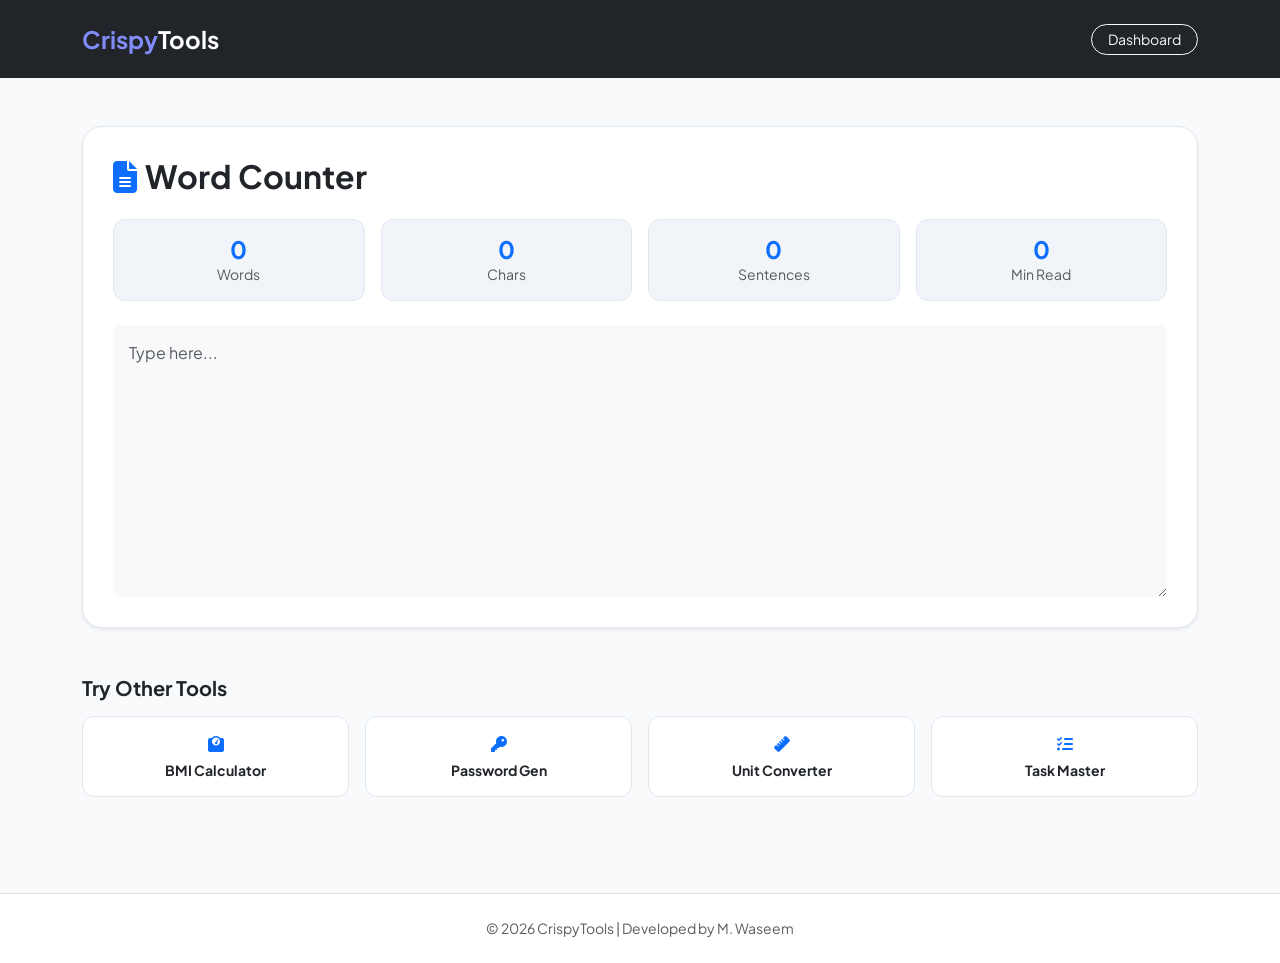
<file: tools/wordcount.html>
<!DOCTYPE html>
<html lang="en">

<head>
    <meta charset="UTF-8">
    <meta name="viewport" content="width=device-width, initial-scale=1.0">
    <title>Word Counter - CrispyTools</title>
    <link href="https://cdn.jsdelivr.net/npm/bootstrap@5.3.0/dist/css/bootstrap.min.css" rel="stylesheet">
    <link rel="stylesheet" href="https://cdnjs.cloudflare.com/ajax/libs/font-awesome/6.4.0/css/all.min.css">
    <link href="https://fonts.googleapis.com/css2?family=Plus+Jakarta+Sans:wght@400;600;700&display=swap"
        rel="stylesheet">
    <style>
        :root {
            --primary: #6366f1;
            --bg: #f8fafc;
        }

        body {
            font-family: 'Plus Jakarta Sans', sans-serif;
            background-color: var(--bg);
        }

        .tool-card {
            background: white;
            border-radius: 20px;
            border: 1px solid #e2e8f0;
            padding: 30px;
        }

        .stat-box {
            background: #f1f5f9;
            padding: 15px;
            border-radius: 12px;
            text-align: center;
            border: 1px solid #e2e8f0;
        }

        .mini-card {
            background: white;
            border-radius: 12px;
            padding: 15px;
            text-decoration: none;
            color: inherit;
            display: block;
            border: 1px solid #e2e8f0;
            transition: 0.2s;
        }

        .mini-card:hover {
            border-color: var(--primary);
            transform: translateY(-3px);
        }
    </style>
</head>

<body class="d-flex flex-column min-vh-100">

    <nav class="navbar navbar-expand-lg navbar-dark bg-dark py-3">
        <div class="container">
            <a class="navbar-brand fw-bold fs-4" href="../index.html"><span
                    style="color: #818cf8;">Crispy</span>Tools</a>
            <div class="ms-auto"><a href="../index.html"
                    class="btn btn-outline-light btn-sm rounded-pill px-3">Dashboard</a></div>
        </div>
    </nav>

    <main class="container my-5 flex-grow-1">
        <div class="tool-card shadow-sm">
            <h2 class="fw-bold mb-4"><i class="fas fa-file-alt text-primary me-2"></i>Word Counter</h2>

            <div class="row g-3 mb-4">
                <div class="col-md-3 col-6">
                    <div class="stat-box">
                        <div class="h4 fw-bold mb-0 text-primary" id="wCount">0</div>
                        <div class="small text-muted">Words</div>
                    </div>
                </div>
                <div class="col-md-3 col-6">
                    <div class="stat-box">
                        <div class="h4 fw-bold mb-0 text-primary" id="cCount">0</div>
                        <div class="small text-muted">Chars</div>
                    </div>
                </div>
                <div class="col-md-3 col-6">
                    <div class="stat-box">
                        <div class="h4 fw-bold mb-0 text-primary" id="sCount">0</div>
                        <div class="small text-muted">Sentences</div>
                    </div>
                </div>
                <div class="col-md-3 col-6">
                    <div class="stat-box">
                        <div class="h4 fw-bold mb-0 text-primary" id="rTime">0</div>
                        <div class="small text-muted">Min Read</div>
                    </div>
                </div>
            </div>

            <textarea id="txt" class="form-control border-0 bg-light p-3" rows="10" placeholder="Type here..."
                oninput="count()"></textarea>
        </div>

        <div class="mt-5">
            <h5 class="fw-bold mb-3">Try Other Tools</h5>
            <div class="row g-3">
                <div class="col-md-3"><a href="bmi.html" class="mini-card text-center"><i
                            class="fas fa-weight mb-2 text-primary"></i>
                        <div class="small fw-bold">BMI Calculator</div>
                    </a></div>
                <div class="col-md-3"><a href="passgen.html" class="mini-card text-center"><i
                            class="fas fa-key mb-2 text-primary"></i>
                        <div class="small fw-bold">Password Gen</div>
                    </a></div>
                <div class="col-md-3"><a href="unit.html" class="mini-card text-center"><i
                            class="fas fa-ruler mb-2 text-primary"></i>
                        <div class="small fw-bold">Unit Converter</div>
                    </a></div>
                <div class="col-md-3"><a href="todo.html" class="mini-card text-center"><i
                            class="fas fa-tasks mb-2 text-primary"></i>
                        <div class="small fw-bold">Task Master</div>
                    </a></div>
            </div>
        </div>
    </main>

    <footer class="bg-white py-4 border-top mt-5">
        <div class="container text-center">
            <p class="mb-0 text-muted small">&copy; 2026 CrispyTools | Developed by M. Waseem</p>
        </div>
    </footer>

    <script>
        function count() {
            const t = document.getElementById('txt').value.trim();
            const words = t ? t.split(/\s+/).length : 0;
            document.getElementById('wCount').innerText = words;
            document.getElementById('cCount').innerText = t.length;
            document.getElementById('sCount').innerText = t ? t.split(/[.!?]+/).filter(Boolean).length : 0;
            document.getElementById('rTime').innerText = Math.ceil(words / 200);
        }
    </script>
</body>

</html>
</file>
